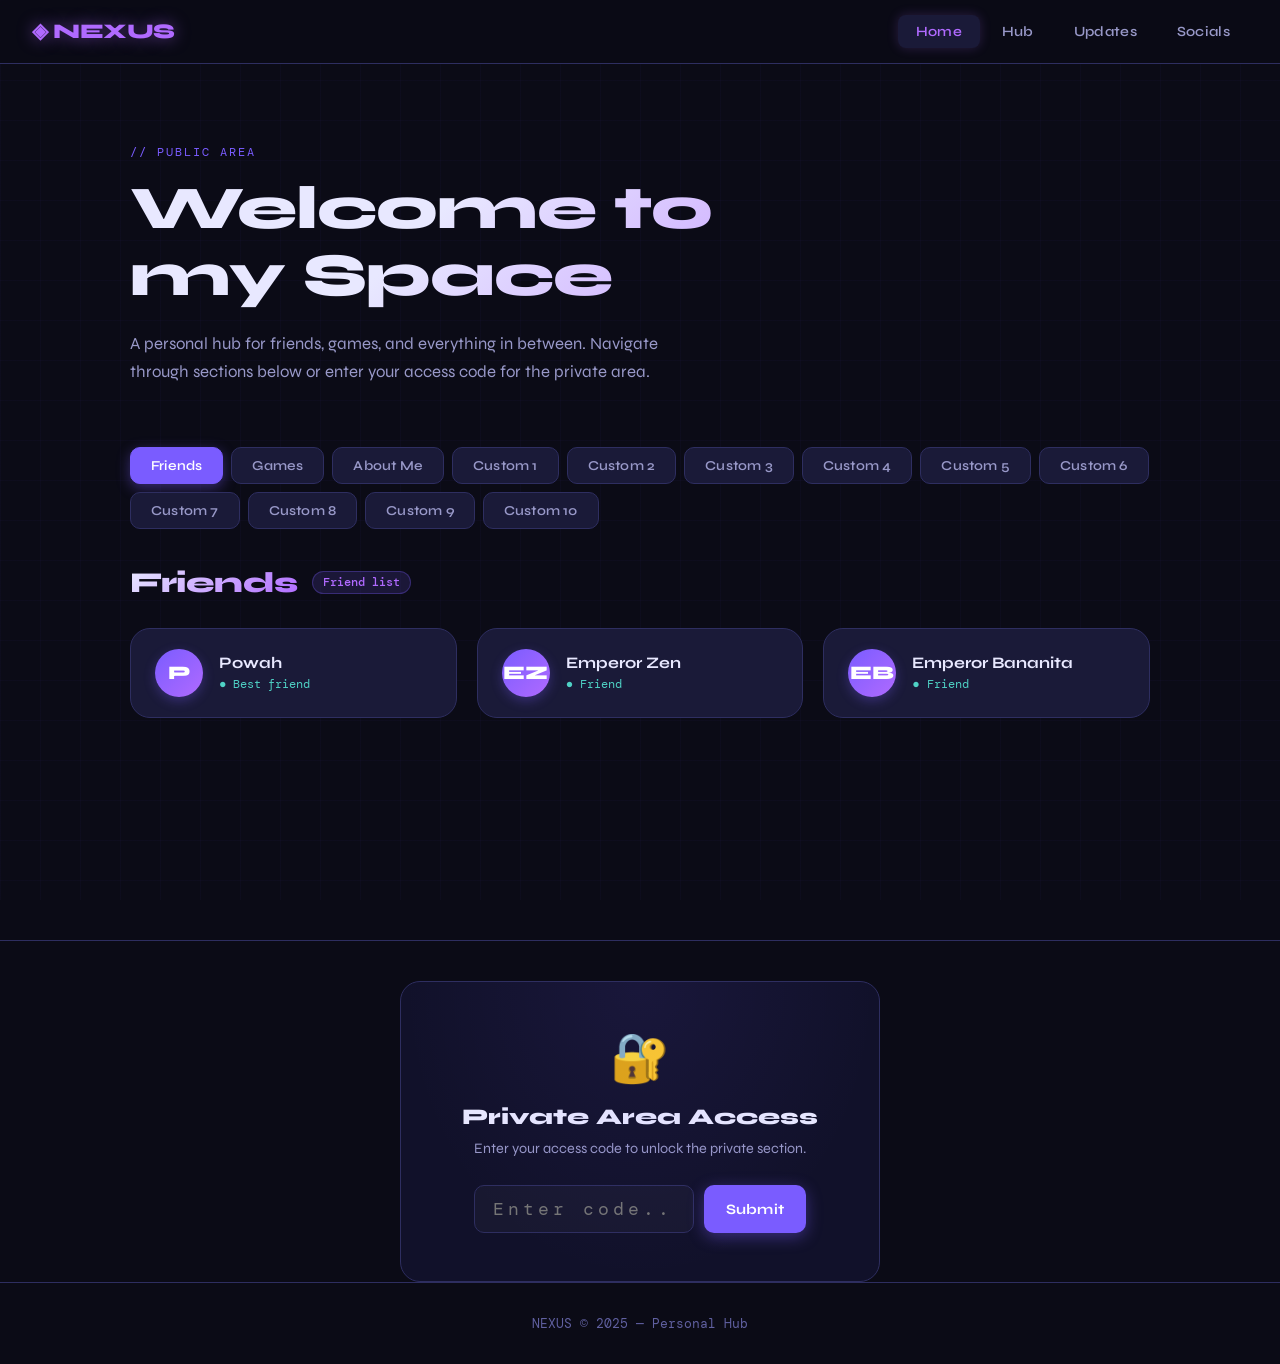
<file: index.html>
<!DOCTYPE html>
<html lang="en">
<head>
  <meta charset="UTF-8" />
  <meta name="viewport" content="width=device-width, initial-scale=1.0" />
  <title>Main Page</title>
  <link rel="stylesheet" href="shared.css" />
  <link rel="stylesheet" href="mainpage.css" />
</head>
<body>
  <div class="bg-grid"></div>

  <!-- NAVBAR -->
  <nav class="navbar">
    <a href="index.html" class="nav-logo">◈ NEXUS</a>
    <div class="nav-hamburger" id="hamburger" onclick="toggleMenu()">
      <span></span><span></span><span></span>
    </div>
    <ul class="nav-links" id="navLinks">
      <li><a href="index.html" class="active">Home</a></li>
      <li><a href="secondarypage.html">Hub</a></li>
      <li><a href="thirdpage.html">Updates</a></li>
      <li><a href="fourthpage.html">Socials</a></li>
    </ul>
  </nav>

  <div class="page-wrap content-layer">
    <!-- HERO -->
    <div class="hero">
      <div class="hero-label">// public area</div>
      <h1>Welcome to<br/>my Space</h1>
      <p>A personal hub for friends, games, and everything in between. Navigate through sections below or enter your access code for the private area.</p>
    </div>

    <div class="section-container">

      <!-- TAB BAR -->
      <div class="tab-bar" id="tabBar">
        <button class="tab-btn active" data-tab="friends">Friends</button>
        <button class="tab-btn" data-tab="games">Games</button>
        <button class="tab-btn" data-tab="about">About Me</button>
        <button class="tab-btn" data-tab="custom1">Custom 1</button>
        <button class="tab-btn" data-tab="custom2">Custom 2</button>
        <button class="tab-btn" data-tab="custom3">Custom 3</button>
        <button class="tab-btn" data-tab="custom4">Custom 4</button>
        <button class="tab-btn" data-tab="custom5">Custom 5</button>
        <button class="tab-btn" data-tab="custom6">Custom 6</button>
        <button class="tab-btn" data-tab="custom7">Custom 7</button>
        <button class="tab-btn" data-tab="custom8">Custom 8</button>
        <button class="tab-btn" data-tab="custom9">Custom 9</button>
        <button class="tab-btn" data-tab="custom10">Custom 10</button>
      </div>

      <!-- SECTIONS -->

      <div class="tab-section active" id="tab-friends">
        <div class="section-header">
          <h2>Friends</h2>
          <span class="badge">Friend list</span>
        </div>
        <div class="grid-3">
          <div class="card friend-card">
            <div class="friend-avatar">P</div>
            <div class="friend-info">
              <div class="friend-name">Powah</div>
              <div class="friend-status online">● Best friend</div>
            </div>
          </div>
          <div class="card friend-card">
            <div class="friend-avatar">EZ</div>
            <div class="friend-info">
              <div class="friend-name">Emperor Zen</div>
              <div class="friend-status online">● Friend</div>
            </div>
          </div>
          <div class="card friend-card">
            <div class="friend-avatar">EB</div>
            <div class="friend-info">
              <div class="friend-name">Emperor Bananita</div>
              <div class="friend-status online">● Friend</div>
            </div>
          </div>
          </div>
        </div>
      </div>

      <div class="tab-section" id="tab-games">
        <div class="section-header">
          <h2>Games</h2>
          <span class="badge">Library</span>
        </div>
          <div class="card game-card">
            <div class="game-icon">🍎</div>
            <div class="game-info">
              <div class="game-title">Blox fruits</div>
              <div class="game-genre">Farming, PVP</div>
              <div class="game-hours">1183 hours played</div>
            </div>
          </div>
          <div class="card game-card">
            <div class="game-icon">🏆</div>
            <div class="game-info">
              <div class="game-title">The strongest battlegronud</div>
              <div class="game-genre">Competitive</div>
              <div class="game-hours">278 hours played</div>
            </div>
          </div>
          <div class="card game-card">
            <div class="game-icon">🌌</div>
            <div class="game-info">
              <div class="game-title">Sol's RNG</div>
              <div class="game-genre">Adventure</div>
              <div class="game-hours">197 hours played</div>
            </div>
          </div>
        </div>
      </div>

      <div class="tab-section" id="tab-about">
        <div class="section-header">
          <h2>About Me</h2>
          <span class="badge">Bio</span>
        </div>
        <div class="about-layout">
          <div class="card about-main">
            <div class="about-avatar">◈</div>
            <h3>Hello, I'm Fenrys</h3>
            <p>I’m someone who values curiosity, independence, and continuous growth. I like understanding how things work and improving at whatever I put my time into, whether that’s learning new skills, solving problems, or working on personal projects.I tend to be observant and thoughtful in how I approach situations, but I also focus on taking action rather than overthinking things. I prefer learning through experience and adapting as I go. Overall, I’d describe myself as someone who is driven, open to new ideas, and always working toward becoming better than I was before.
</p>
            <div class="about-tags">
              <span class="tag">Gaming</span>
              <span class="tag">Music</span>
              <span class="tag">Design</span>
              <span class="tag">Code</span>
            </div>
          </div>
          <div class="about-side">
            <div class="card stat-card">
              <div class="stat-label">Location</div>
              <div class="stat-value">🌍 Earth</div>
            </div>
            <div class="card stat-card">
              <div class="stat-label">Status</div>
              <div class="stat-value">🟣 Active</div>
            </div>
            <div class="card stat-card">
              <div class="stat-label">Vibe</div>
              <div class="stat-value">✨ Chill</div>
            </div>
          </div>
        </div>
      </div>

      <!-- 10 CUSTOM SECTIONS -->
      <div class="tab-section" id="tab-custom1">
        <div class="section-header"><h2>Custom 1</h2><span class="badge">Empty</span></div>
        <div class="empty-section"><div class="empty-icon">📋</div><p>This section is empty. Add your content here.</p></div>
      </div>
      <div class="tab-section" id="tab-custom2">
        <div class="section-header"><h2>Custom 2</h2><span class="badge">Empty</span></div>
        <div class="empty-section"><div class="empty-icon">📋</div><p>This section is empty. Add your content here.</p></div>
      </div>
      <div class="tab-section" id="tab-custom3">
        <div class="section-header"><h2>Custom 3</h2><span class="badge">Empty</span></div>
        <div class="empty-section"><div class="empty-icon">📋</div><p>This section is empty. Add your content here.</p></div>
      </div>
      <div class="tab-section" id="tab-custom4">
        <div class="section-header"><h2>Custom 4</h2><span class="badge">Empty</span></div>
        <div class="empty-section"><div class="empty-icon">📋</div><p>This section is empty. Add your content here.</p></div>
      </div>
      <div class="tab-section" id="tab-custom5">
        <div class="section-header"><h2>Custom 5</h2><span class="badge">Empty</span></div>
        <div class="empty-section"><div class="empty-icon">📋</div><p>This section is empty. Add your content here.</p></div>
      </div>
      <div class="tab-section" id="tab-custom6">
        <div class="section-header"><h2>Custom 6</h2><span class="badge">Empty</span></div>
        <div class="empty-section"><div class="empty-icon">📋</div><p>This section is empty. Add your content here.</p></div>
      </div>
      <div class="tab-section" id="tab-custom7">
        <div class="section-header"><h2>Custom 7</h2><span class="badge">Empty</span></div>
        <div class="empty-section"><div class="empty-icon">📋</div><p>This section is empty. Add your content here.</p></div>
      </div>
      <div class="tab-section" id="tab-custom8">
        <div class="section-header"><h2>Custom 8</h2><span class="badge">Empty</span></div>
        <div class="empty-section"><div class="empty-icon">📋</div><p>This section is empty. Add your content here.</p></div>
      </div>
      <div class="tab-section" id="tab-custom9">
        <div class="section-header"><h2>Custom 9</h2><span class="badge">Empty</span></div>
        <div class="empty-section"><div class="empty-icon">📋</div><p>This section is empty. Add your content here.</p></div>
      </div>
      <div class="tab-section" id="tab-custom10">
        <div class="section-header"><h2>Custom 10</h2><span class="badge">Empty</span></div>
        <div class="empty-section"><div class="empty-icon">📋</div><p>This section is empty. Add your content here.</p></div>
      </div>

      <hr class="divider" />

      <!-- ACCESS CODE PANEL -->
      <div class="access-panel">
        <div class="access-icon">🔐</div>
        <h3>Private Area Access</h3>
        <p>Enter your access code to unlock the private section.</p>
        <div class="access-form">
          <input class="input-field access-input" type="password" id="accessCode" placeholder="Enter code..." maxlength="16" autocomplete="off" />
          <button class="btn btn-primary" onclick="validateCode()">Submit</button>
        </div>
        <div class="alert alert-error" id="alertError">Invalid code. Try again.</div>
        <div class="alert alert-success" id="alertSuccess">
          Access granted. 
          <a href="privatemainpage.html" class="access-link">Open Private Main Page →</a>
        </div>
      </div>

    </div><!-- /section-container -->

    <div class="footer">NEXUS © 2025 — Personal Hub</div>
  </div>

  <script src="mainpage.js"></script>
</body>
</html>
</file>
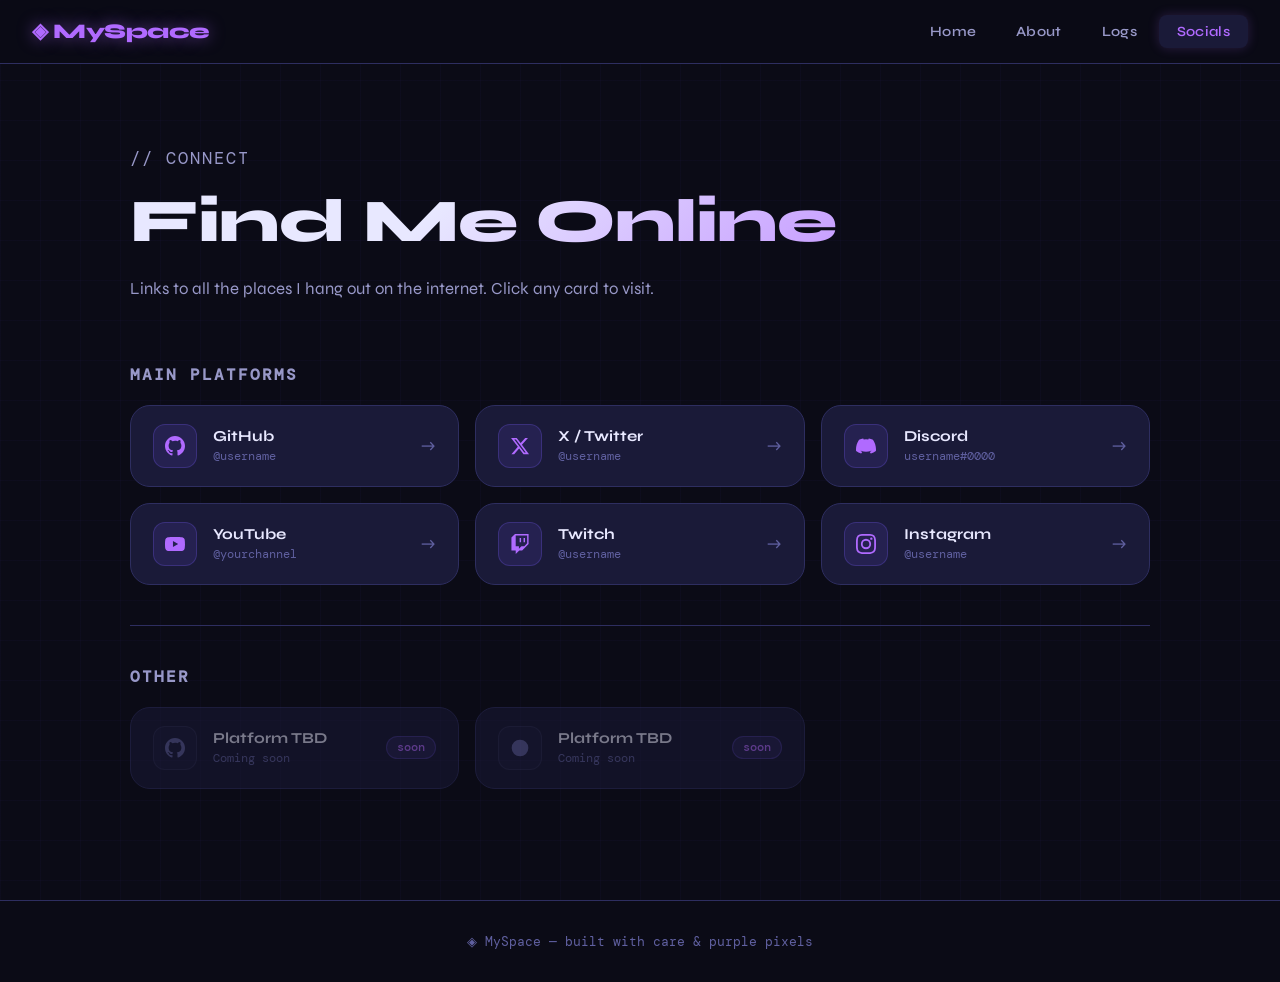
<file: fourthpage.html>
<!DOCTYPE html>
<html lang="en">
<head>
  <meta charset="UTF-8" />
  <meta name="viewport" content="width=device-width, initial-scale=1.0" />
  <title>Socials</title>
  <link rel="stylesheet" href="shared.css" />
  <link rel="stylesheet" href="fourthpage.css" />
</head>
<body>
  <div class="bg-grid"></div>

  <!-- NAVBAR -->
  <nav class="navbar">
    <a href="index.html" class="nav-logo">◈ MySpace</a>
    <ul class="nav-links" id="navLinks">
      <li><a href="index.html">Home</a></li>
      <li><a href="secondarypage.html">About</a></li>
      <li><a href="thirdpage.html">Logs</a></li>
      <li><a href="fourthpage.html" class="active">Socials</a></li>
    </ul>
    <button class="nav-hamburger" id="hamburger" aria-label="Menu">
      <span></span><span></span><span></span>
    </button>
  </nav>

  <div class="page-wrap content-layer">
    <!-- HERO -->
    <div class="hero">
      <p class="hero-label">// connect</p>
      <h1>Find Me Online</h1>
      <p>Links to all the places I hang out on the internet. Click any card to visit.</p>
    </div>

    <div class="section-container">

      <!-- PRIMARY SOCIALS -->
      <h2 class="section-title">Main Platforms</h2>
      <div class="socials-grid">

        <a href="#" class="social-card" data-platform="github">
          <div class="social-icon">
            <svg viewBox="0 0 24 24" fill="currentColor"><path d="M12 0C5.374 0 0 5.373 0 12c0 5.302 3.438 9.8 8.207 11.387.599.111.793-.261.793-.577v-2.234c-3.338.726-4.033-1.416-4.033-1.416-.546-1.387-1.333-1.756-1.333-1.756-1.089-.745.083-.729.083-.729 1.205.084 1.839 1.237 1.839 1.237 1.07 1.834 2.807 1.304 3.492.997.107-.775.418-1.305.762-1.604-2.665-.305-5.467-1.334-5.467-5.931 0-1.311.469-2.381 1.236-3.221-.124-.303-.535-1.524.117-3.176 0 0 1.008-.322 3.301 1.23A11.509 11.509 0 0112 5.803c1.02.005 2.047.138 3.006.404 2.291-1.552 3.297-1.23 3.297-1.23.653 1.653.242 2.874.118 3.176.77.84 1.235 1.911 1.235 3.221 0 4.609-2.807 5.624-5.479 5.921.43.372.823 1.102.823 2.222v3.293c0 .319.192.694.801.576C20.566 21.797 24 17.3 24 12c0-6.627-5.373-12-12-12z"/></svg>
          </div>
          <div class="social-info">
            <span class="social-name">GitHub</span>
            <span class="social-handle">@username</span>
          </div>
          <span class="social-arrow">→</span>
        </a>

        <a href="#" class="social-card" data-platform="twitter">
          <div class="social-icon">
            <svg viewBox="0 0 24 24" fill="currentColor"><path d="M18.244 2.25h3.308l-7.227 8.26 8.502 11.24H16.17l-5.214-6.817L4.99 21.75H1.68l7.73-8.835L1.254 2.25H8.08l4.713 6.231zm-1.161 17.52h1.833L7.084 4.126H5.117z"/></svg>
          </div>
          <div class="social-info">
            <span class="social-name">X / Twitter</span>
            <span class="social-handle">@username</span>
          </div>
          <span class="social-arrow">→</span>
        </a>

        <a href="#" class="social-card" data-platform="discord">
          <div class="social-icon">
            <svg viewBox="0 0 24 24" fill="currentColor"><path d="M20.317 4.37a19.791 19.791 0 00-4.885-1.515.074.074 0 00-.079.037c-.21.375-.444.864-.608 1.25a18.27 18.27 0 00-5.487 0 12.64 12.64 0 00-.617-1.25.077.077 0 00-.079-.037A19.736 19.736 0 003.677 4.37a.07.07 0 00-.032.027C.533 9.046-.32 13.58.099 18.057a.082.082 0 00.031.057 19.9 19.9 0 005.993 3.03.078.078 0 00.084-.028c.462-.63.874-1.295 1.226-1.994a.076.076 0 00-.041-.106 13.107 13.107 0 01-1.872-.892.077.077 0 01-.008-.128 10.2 10.2 0 00.372-.292.074.074 0 01.077-.01c3.928 1.793 8.18 1.793 12.062 0a.074.074 0 01.078.01c.12.098.246.198.373.292a.077.077 0 01-.006.127 12.299 12.299 0 01-1.873.892.077.077 0 00-.041.107c.36.698.772 1.362 1.225 1.993a.076.076 0 00.084.028 19.839 19.839 0 006.002-3.03.077.077 0 00.032-.054c.5-5.177-.838-9.674-3.549-13.66a.061.061 0 00-.031-.03z"/></svg>
          </div>
          <div class="social-info">
            <span class="social-name">Discord</span>
            <span class="social-handle">username#0000</span>
          </div>
          <span class="social-arrow">→</span>
        </a>

        <a href="#" class="social-card" data-platform="youtube">
          <div class="social-icon">
            <svg viewBox="0 0 24 24" fill="currentColor"><path d="M23.498 6.186a3.016 3.016 0 00-2.122-2.136C19.505 3.545 12 3.545 12 3.545s-7.505 0-9.377.505A3.017 3.017 0 00.502 6.186C0 8.07 0 12 0 12s0 3.93.502 5.814a3.016 3.016 0 002.122 2.136c1.871.505 9.376.505 9.376.505s7.505 0 9.377-.505a3.015 3.015 0 002.122-2.136C24 15.93 24 12 24 12s0-3.93-.502-5.814zM9.545 15.568V8.432L15.818 12l-6.273 3.568z"/></svg>
          </div>
          <div class="social-info">
            <span class="social-name">YouTube</span>
            <span class="social-handle">@yourchannel</span>
          </div>
          <span class="social-arrow">→</span>
        </a>

        <a href="#" class="social-card" data-platform="twitch">
          <div class="social-icon">
            <svg viewBox="0 0 24 24" fill="currentColor"><path d="M11.571 4.714h1.715v5.143H11.57zm4.715 0H18v5.143h-1.714zM6 0L1.714 4.286v15.428h5.143V24l4.286-4.286h3.428L22.286 12V0zm14.571 11.143l-3.428 3.428h-3.429l-3 3v-3H6.857V1.714h13.714z"/></svg>
          </div>
          <div class="social-info">
            <span class="social-name">Twitch</span>
            <span class="social-handle">@username</span>
          </div>
          <span class="social-arrow">→</span>
        </a>

        <a href="#" class="social-card" data-platform="instagram">
          <div class="social-icon">
            <svg viewBox="0 0 24 24" fill="currentColor"><path d="M12 2.163c3.204 0 3.584.012 4.85.07 3.252.148 4.771 1.691 4.919 4.919.058 1.265.069 1.645.069 4.849 0 3.205-.012 3.584-.069 4.849-.149 3.225-1.664 4.771-4.919 4.919-1.266.058-1.644.07-4.85.07-3.204 0-3.584-.012-4.849-.07-3.26-.149-4.771-1.699-4.919-4.92-.058-1.265-.07-1.644-.07-4.849 0-3.204.013-3.583.07-4.849.149-3.227 1.664-4.771 4.919-4.919 1.266-.057 1.645-.069 4.849-.069zm0-2.163c-3.259 0-3.667.014-4.947.072-4.358.2-6.78 2.618-6.98 6.98-.059 1.281-.073 1.689-.073 4.948 0 3.259.014 3.668.072 4.948.2 4.358 2.618 6.78 6.98 6.98 1.281.058 1.689.072 4.948.072 3.259 0 3.668-.014 4.948-.072 4.354-.2 6.782-2.618 6.979-6.98.059-1.28.073-1.689.073-4.948 0-3.259-.014-3.667-.072-4.947-.196-4.354-2.617-6.78-6.979-6.98-1.281-.059-1.69-.073-4.949-.073zm0 5.838a6.162 6.162 0 100 12.324 6.162 6.162 0 000-12.324zM12 16a4 4 0 110-8 4 4 0 010 8zm6.406-11.845a1.44 1.44 0 100 2.881 1.44 1.44 0 000-2.881z"/></svg>
          </div>
          <div class="social-info">
            <span class="social-name">Instagram</span>
            <span class="social-handle">@username</span>
          </div>
          <span class="social-arrow">→</span>
        </a>

      </div>

      <hr class="divider" />

      <!-- OTHER / PLACEHOLDER -->
      <h2 class="section-title">Other</h2>
      <div class="socials-grid">

        <a href="#" class="social-card social-card--dim">
          <div class="social-icon social-icon--dim">
            <svg viewBox="0 0 24 24" fill="currentColor"><path d="M12 0C5.374 0 0 5.373 0 12c0 5.302 3.438 9.8 8.207 11.387.599.111.793-.261.793-.577v-2.234c-3.338.726-4.033-1.416-4.033-1.416-.546-1.387-1.333-1.756-1.333-1.756-1.089-.745.083-.729.083-.729 1.205.084 1.839 1.237 1.839 1.237 1.07 1.834 2.807 1.304 3.492.997.107-.775.418-1.305.762-1.604-2.665-.305-5.467-1.334-5.467-5.931 0-1.311.469-2.381 1.236-3.221-.124-.303-.535-1.524.117-3.176 0 0 1.008-.322 3.301 1.23A11.509 11.509 0 0112 5.803c1.02.005 2.047.138 3.006.404 2.291-1.552 3.297-1.23 3.297-1.23.653 1.653.242 2.874.118 3.176.77.84 1.235 1.911 1.235 3.221 0 4.609-2.807 5.624-5.479 5.921.43.372.823 1.102.823 2.222v3.293c0 .319.192.694.801.576C20.566 21.797 24 17.3 24 12c0-6.627-5.373-12-12-12z"/></svg>
          </div>
          <div class="social-info">
            <span class="social-name">Platform TBD</span>
            <span class="social-handle">Coming soon</span>
          </div>
          <span class="badge">soon</span>
        </a>

        <a href="#" class="social-card social-card--dim">
          <div class="social-icon social-icon--dim">
            <svg viewBox="0 0 24 24" fill="currentColor"><circle cx="12" cy="12" r="10"/></svg>
          </div>
          <div class="social-info">
            <span class="social-name">Platform TBD</span>
            <span class="social-handle">Coming soon</span>
          </div>
          <span class="badge">soon</span>
        </a>

      </div>

    </div><!-- /section-container -->
  </div>

  <footer class="footer content-layer">
    <p>◈ MySpace — built with care &amp; purple pixels</p>
  </footer>

  <script src="fourthpage.js"></script>
</body>
</html>
</file>
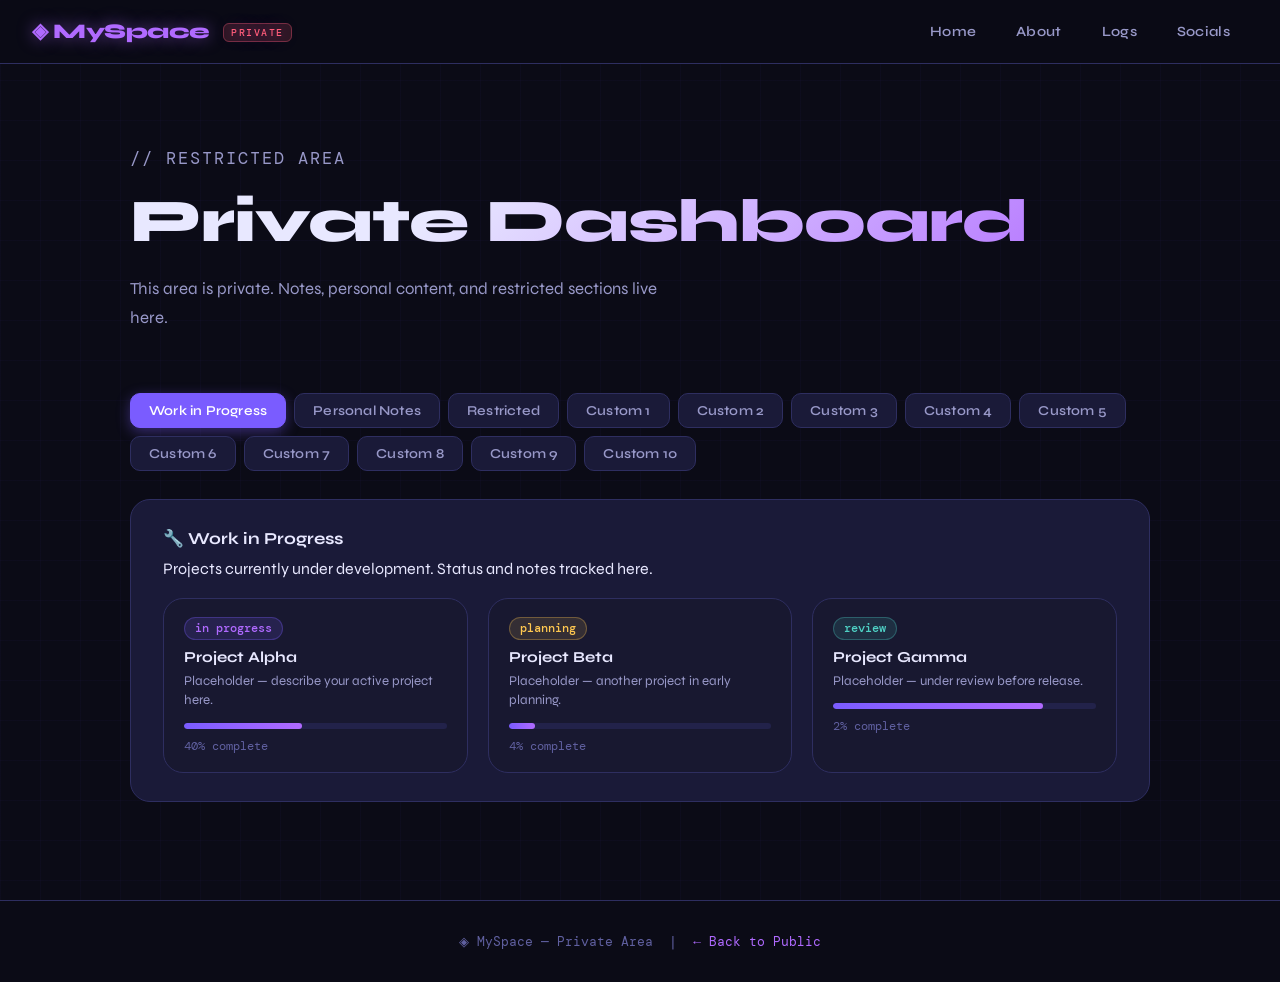
<file: privatemainpage.html>
<!DOCTYPE html>
<html lang="en">
<head>
  <meta charset="UTF-8" />
  <meta name="viewport" content="width=device-width, initial-scale=1.0" />
  <title>Private — Main Page</title>
  <link rel="stylesheet" href="shared.css" />
  <link rel="stylesheet" href="privatemainpage.css" />
</head>
<body>
  <div class="bg-grid"></div>

  <!-- NAVBAR (no direct link here from public nav) -->
  <nav class="navbar">
    <a href="index.html" class="nav-logo">◈ MySpace <span class="private-tag">PRIVATE</span></a>
    <ul class="nav-links" id="navLinks">
      <li><a href="index.html">Home</a></li>
      <li><a href="secondarypage.html">About</a></li>
      <li><a href="thirdpage.html">Logs</a></li>
      <li><a href="fourthpage.html">Socials</a></li>
    </ul>
    <button class="nav-hamburger" id="hamburger" aria-label="Menu">
      <span></span><span></span><span></span>
    </button>
  </nav>

  <div class="page-wrap content-layer">
    <!-- HERO -->
    <div class="hero">
      <p class="hero-label">// restricted area</p>
      <h1>Private Dashboard</h1>
      <p>This area is private. Notes, personal content, and restricted sections live here.</p>
    </div>

    <div class="section-container">

      <!-- TAB BAR -->
      <div class="tab-bar" id="tabBar">
        <button class="tab-btn active" data-tab="wip">Work in Progress</button>
        <button class="tab-btn" data-tab="notes">Personal Notes</button>
        <button class="tab-btn" data-tab="restricted">Restricted</button>
        <button class="tab-btn" data-tab="custom1">Custom 1</button>
        <button class="tab-btn" data-tab="custom2">Custom 2</button>
        <button class="tab-btn" data-tab="custom3">Custom 3</button>
        <button class="tab-btn" data-tab="custom4">Custom 4</button>
        <button class="tab-btn" data-tab="custom5">Custom 5</button>
        <button class="tab-btn" data-tab="custom6">Custom 6</button>
        <button class="tab-btn" data-tab="custom7">Custom 7</button>
        <button class="tab-btn" data-tab="custom8">Custom 8</button>
        <button class="tab-btn" data-tab="custom9">Custom 9</button>
        <button class="tab-btn" data-tab="custom10">Custom 10</button>
      </div>

      <!-- SECTIONS -->

      <!-- Work in Progress -->
      <div class="tab-section active" id="tab-wip">
        <div class="card">
          <div class="section-label">🔧 Work in Progress</div>
          <p>Projects currently under development. Status and notes tracked here.</p>
          <div class="grid-2" style="margin-top:20px;">
            <div class="card inner-card">
              <div class="badge" style="margin-bottom:8px;">in progress</div>
              <h4>Project Alpha</h4>
              <p class="card-desc">Placeholder — describe your active project here.</p>
              <div class="progress-bar"><div class="progress-fill" style="width:45%"></div></div>
              <span class="progress-label">40% complete</span>
            </div>
            <div class="card inner-card">
              <div class="badge badge-yellow" style="margin-bottom:8px;">planning</div>
              <h4>Project Beta</h4>
              <p class="card-desc">Placeholder — another project in early planning.</p>
              <div class="progress-bar"><div class="progress-fill" style="width:10%"></div></div>
              <span class="progress-label">4% complete</span>
            </div>
            <div class="card inner-card">
              <div class="badge badge-teal" style="margin-bottom:8px;">review</div>
              <h4>Project Gamma</h4>
              <p class="card-desc">Placeholder — under review before release.</p>
              <div class="progress-bar"><div class="progress-fill" style="width:80%"></div></div>
              <span class="progress-label">2% complete</span>
            </div>
          </div>
        </div>
      </div>

      <!-- Personal Notes -->
      <div class="tab-section" id="tab-notes">
        <div class="card">
          <div class="section-label">📝 Personal Notes</div>
          <p style="margin-bottom:16px;">Write your private notes below. Export or import as JSON anytime.</p>

          <textarea
            class="input-field"
            id="notesArea"
            placeholder="Start typing your notes here…"
            style="min-height:260px;"
          ></textarea>

          <div class="notes-actions">
            <button class="btn btn-primary" id="exportBtn">⬇ Export Notes</button>
            <button class="btn btn-secondary" id="importBtn">⬆ Import Notes</button>
            <input type="file" id="importFile" accept=".json" style="display:none;" />
            <button class="btn btn-ghost" id="clearBtn">✕ Clear</button>
          </div>

          <div id="notesAlert" class="alert"></div>

          <div class="notes-meta" id="notesMeta">0 characters · 0 words</div>
        </div>
      </div>

      <!-- Restricted -->
      <div class="tab-section" id="tab-restricted">
        <div class="card">
          <div class="section-label">🔒 Restricted Content</div>
          <p>Placeholder for restricted or sensitive content. Only visible to authorised users.</p>
          <div class="restricted-placeholder">
            <div class="lock-icon">🔐</div>
            <p>No restricted content has been added yet.<br/>Edit this section to add private information.</p>
          </div>
        </div>
      </div>

      <!-- Custom 1–10 (empty placeholders) -->
      <div class="tab-section" id="tab-custom1"><div class="card"><div class="section-label">Custom 1</div><p class="placeholder-text">This section is empty. Add your own content here.</p></div></div>
      <div class="tab-section" id="tab-custom2"><div class="card"><div class="section-label">Custom 2</div><p class="placeholder-text">This section is empty. Add your own content here.</p></div></div>
      <div class="tab-section" id="tab-custom3"><div class="card"><div class="section-label">Custom 3</div><p class="placeholder-text">This section is empty. Add your own content here.</p></div></div>
      <div class="tab-section" id="tab-custom4"><div class="card"><div class="section-label">Custom 4</div><p class="placeholder-text">This section is empty. Add your own content here.</p></div></div>
      <div class="tab-section" id="tab-custom5"><div class="card"><div class="section-label">Custom 5</div><p class="placeholder-text">This section is empty. Add your own content here.</p></div></div>
      <div class="tab-section" id="tab-custom6"><div class="card"><div class="section-label">Custom 6</div><p class="placeholder-text">This section is empty. Add your own content here.</p></div></div>
      <div class="tab-section" id="tab-custom7"><div class="card"><div class="section-label">Custom 7</div><p class="placeholder-text">This section is empty. Add your own content here.</p></div></div>
      <div class="tab-section" id="tab-custom8"><div class="card"><div class="section-label">Custom 8</div><p class="placeholder-text">This section is empty. Add your own content here.</p></div></div>
      <div class="tab-section" id="tab-custom9"><div class="card"><div class="section-label">Custom 9</div><p class="placeholder-text">This section is empty. Add your own content here.</p></div></div>
      <div class="tab-section" id="tab-custom10"><div class="card"><div class="section-label">Custom 10</div><p class="placeholder-text">This section is empty. Add your own content here.</p></div></div>

    </div><!-- /section-container -->
  </div>

  <footer class="footer content-layer">
    <p>◈ MySpace — Private Area &nbsp;|&nbsp; <a href="mainpage.html" style="color:var(--accent2);text-decoration:none;">← Back to Public</a></p>
  </footer>

  <script src="privatemainpage.js"></script>
</body>
</html>
</file>
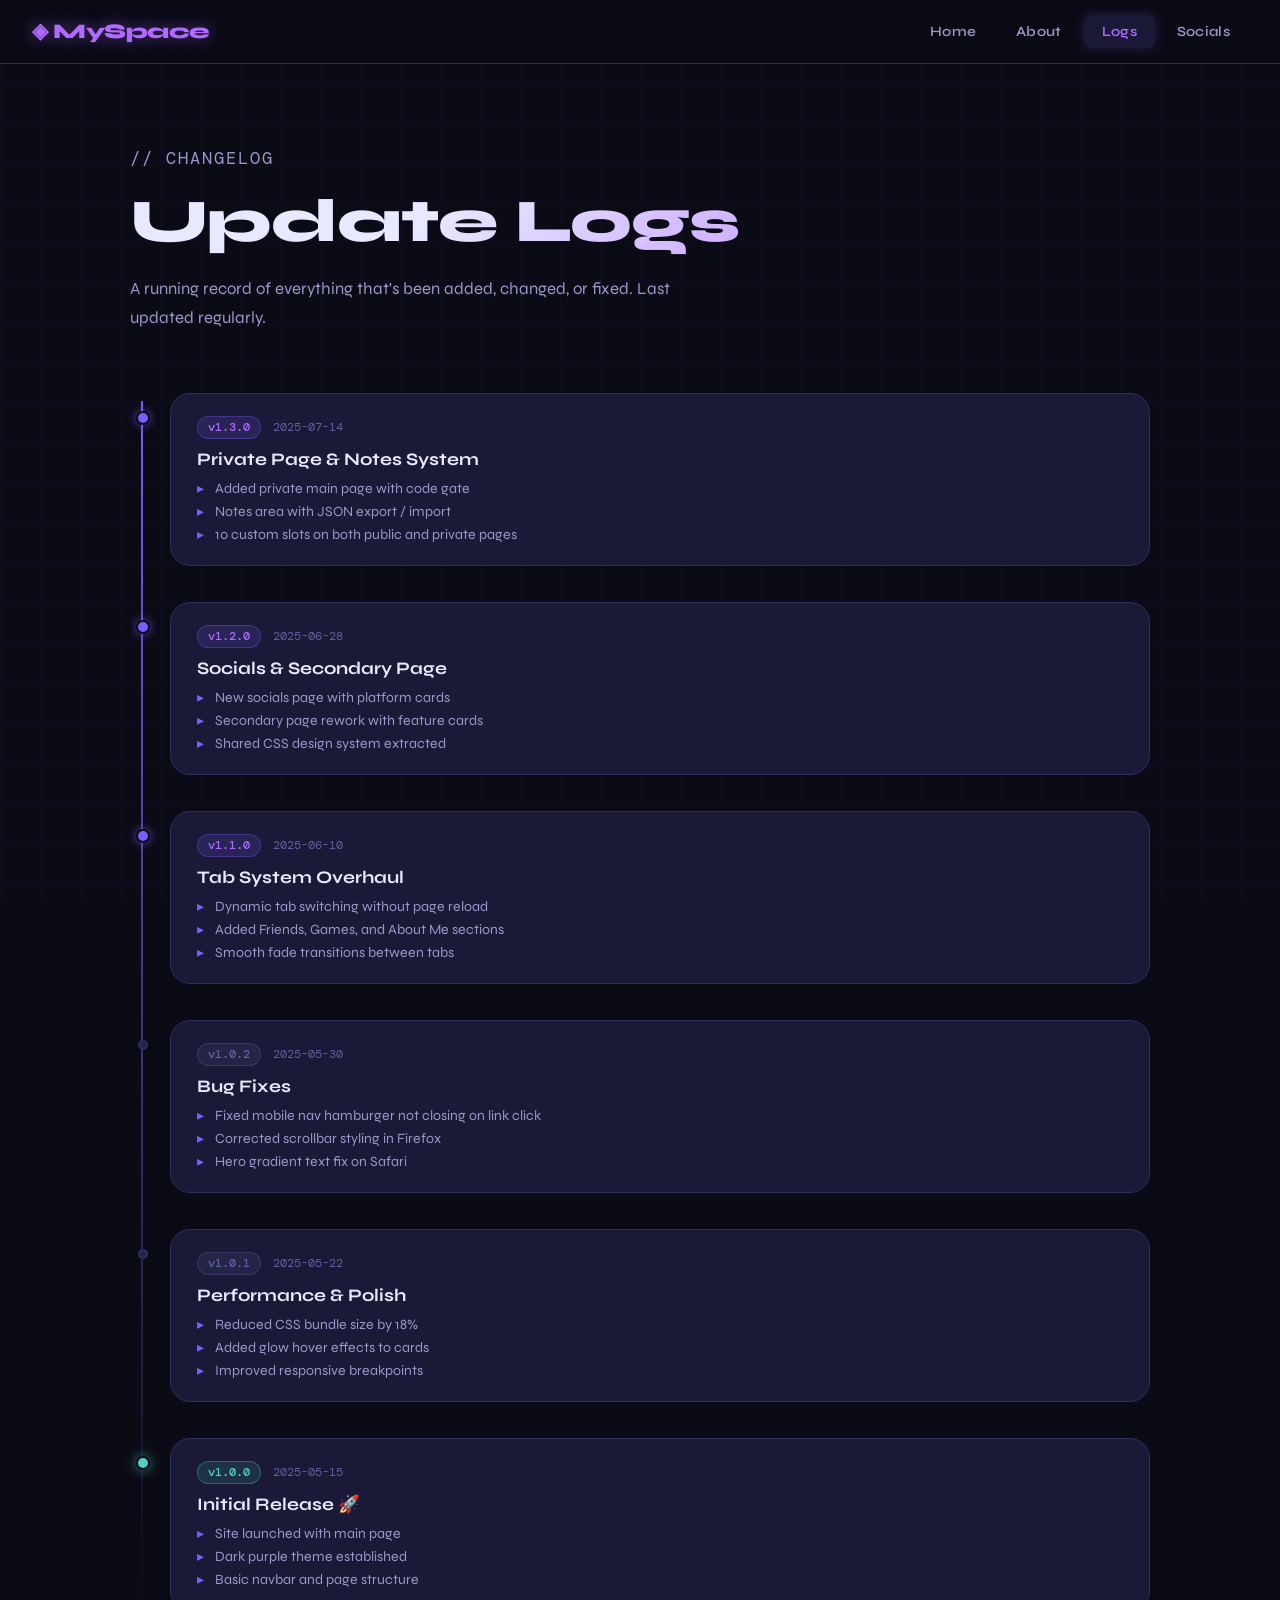
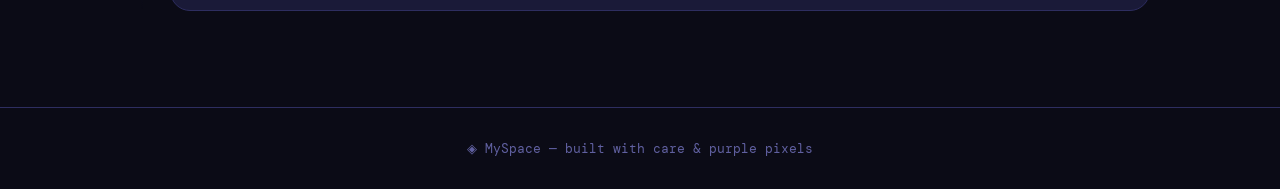
<file: thirdpage.html>
<!DOCTYPE html>
<html lang="en">
<head>
  <meta charset="UTF-8" />
  <meta name="viewport" content="width=device-width, initial-scale=1.0" />
  <title>Update Logs</title>
  <link rel="stylesheet" href="shared.css" />
  <link rel="stylesheet" href="thirdpage.css" />
</head>
<body>
  <div class="bg-grid"></div>

  <!-- NAVBAR -->
  <nav class="navbar">
    <a href="index.html" class="nav-logo">◈ MySpace</a>
    <ul class="nav-links" id="navLinks">
      <li><a href="index.html">Home</a></li>
      <li><a href="secondarypage.html">About</a></li>
      <li><a href="thirdpage.html" class="active">Logs</a></li>
      <li><a href="fourthpage.html">Socials</a></li>
    </ul>
    <button class="nav-hamburger" id="hamburger" aria-label="Menu">
      <span></span><span></span><span></span>
    </button>
  </nav>

  <div class="page-wrap content-layer">
    <!-- HERO -->
    <div class="hero">
      <p class="hero-label">// changelog</p>
      <h1>Update Logs</h1>
      <p>A running record of everything that's been added, changed, or fixed. Last updated regularly.</p>
    </div>

    <!-- TIMELINE -->
    <div class="section-container">
      <div class="timeline">

        <!-- Entry -->
        <div class="timeline-entry">
          <div class="timeline-dot"></div>
          <div class="timeline-content card">
            <div class="timeline-meta">
              <span class="badge">v1.3.0</span>
              <span class="timeline-date">2025-07-14</span>
            </div>
            <h3 class="timeline-title">Private Page & Notes System</h3>
            <ul class="timeline-list">
              <li>Added private main page with code gate</li>
              <li>Notes area with JSON export / import</li>
              <li>10 custom slots on both public and private pages</li>
            </ul>
          </div>
        </div>

        <!-- Entry -->
        <div class="timeline-entry">
          <div class="timeline-dot"></div>
          <div class="timeline-content card">
            <div class="timeline-meta">
              <span class="badge">v1.2.0</span>
              <span class="timeline-date">2025-06-28</span>
            </div>
            <h3 class="timeline-title">Socials & Secondary Page</h3>
            <ul class="timeline-list">
              <li>New socials page with platform cards</li>
              <li>Secondary page rework with feature cards</li>
              <li>Shared CSS design system extracted</li>
            </ul>
          </div>
        </div>

        <!-- Entry -->
        <div class="timeline-entry">
          <div class="timeline-dot"></div>
          <div class="timeline-content card">
            <div class="timeline-meta">
              <span class="badge">v1.1.0</span>
              <span class="timeline-date">2025-06-10</span>
            </div>
            <h3 class="timeline-title">Tab System Overhaul</h3>
            <ul class="timeline-list">
              <li>Dynamic tab switching without page reload</li>
              <li>Added Friends, Games, and About Me sections</li>
              <li>Smooth fade transitions between tabs</li>
            </ul>
          </div>
        </div>

        <!-- Entry -->
        <div class="timeline-entry">
          <div class="timeline-dot timeline-dot--minor"></div>
          <div class="timeline-content card">
            <div class="timeline-meta">
              <span class="badge badge--minor">v1.0.2</span>
              <span class="timeline-date">2025-05-30</span>
            </div>
            <h3 class="timeline-title">Bug Fixes</h3>
            <ul class="timeline-list">
              <li>Fixed mobile nav hamburger not closing on link click</li>
              <li>Corrected scrollbar styling in Firefox</li>
              <li>Hero gradient text fix on Safari</li>
            </ul>
          </div>
        </div>

        <!-- Entry -->
        <div class="timeline-entry">
          <div class="timeline-dot timeline-dot--minor"></div>
          <div class="timeline-content card">
            <div class="timeline-meta">
              <span class="badge badge--minor">v1.0.1</span>
              <span class="timeline-date">2025-05-22</span>
            </div>
            <h3 class="timeline-title">Performance & Polish</h3>
            <ul class="timeline-list">
              <li>Reduced CSS bundle size by 18%</li>
              <li>Added glow hover effects to cards</li>
              <li>Improved responsive breakpoints</li>
            </ul>
          </div>
        </div>

        <!-- Entry -->
        <div class="timeline-entry">
          <div class="timeline-dot timeline-dot--origin"></div>
          <div class="timeline-content card">
            <div class="timeline-meta">
              <span class="badge badge--origin">v1.0.0</span>
              <span class="timeline-date">2025-05-15</span>
            </div>
            <h3 class="timeline-title">Initial Release 🚀</h3>
            <ul class="timeline-list">
              <li>Site launched with main page</li>
              <li>Dark purple theme established</li>
              <li>Basic navbar and page structure</li>
            </ul>
          </div>
        </div>

      </div><!-- /timeline -->
    </div>
  </div>

  <footer class="footer content-layer">
    <p>◈ MySpace — built with care &amp; purple pixels</p>
  </footer>

  <script src="thirdpage.js"></script>
</body>
</html>
</file>
<file: shared.css>
/* ============================================================
   SHARED STYLES — Dark Purple Theme
   ============================================================ */

@import url('https://fonts.googleapis.com/css2?family=Syne:wght@400;600;700;800&family=DM+Mono:wght@300;400;500&display=swap');

*, *::before, *::after { box-sizing: border-box; margin: 0; padding: 0; }

:root {
  --bg:          #0b0b16;
  --bg2:         #11112a;
  --bg3:         #181830;
  --surface:     #1a1a38;
  --surface2:    #22224a;
  --border:      #2e2e60;
  --accent:      #7a5cff;
  --accent2:     #b06aff;
  --accent3:     #4fd1c5;
  --text:        #e8e8ff;
  --text2:       #9898c8;
  --text3:       #6060a0;
  --danger:      #ff5c7a;
  --success:     #4fd1c5;
  --glow:        0 0 20px rgba(122,92,255,0.35);
  --glow2:       0 0 40px rgba(122,92,255,0.2);
  --radius:      12px;
  --radius2:     20px;
  --transition:  0.3s cubic-bezier(0.4,0,0.2,1);
  --font-head:   'Syne', sans-serif;
  --font-mono:   'DM Mono', monospace;
}

html { scroll-behavior: smooth; }

body {
  background: var(--bg);
  color: var(--text);
  font-family: var(--font-head);
  min-height: 100vh;
  overflow-x: hidden;
}

/* ── SCROLLBAR ── */
::-webkit-scrollbar { width: 6px; }
::-webkit-scrollbar-track { background: var(--bg2); }
::-webkit-scrollbar-thumb { background: var(--accent); border-radius: 3px; }

/* ── NAVBAR ── */
.navbar {
  position: fixed; top: 0; left: 0; right: 0; z-index: 1000;
  display: flex; align-items: center; gap: 0;
  padding: 0 32px;
  height: 64px;
  background: rgba(11,11,22,0.85);
  backdrop-filter: blur(16px);
  border-bottom: 1px solid var(--border);
}

.nav-logo {
  font-size: 1.3rem; font-weight: 800; letter-spacing: -0.5px;
  color: var(--accent2);
  margin-right: auto;
  text-decoration: none;
  text-shadow: 0 0 16px rgba(176,106,255,0.5);
}

.nav-links {
  display: flex; align-items: center; gap: 4px;
  list-style: none;
}

.nav-links a {
  display: block;
  padding: 8px 18px;
  color: var(--text2);
  text-decoration: none;
  font-size: 0.88rem;
  font-weight: 600;
  border-radius: 8px;
  letter-spacing: 0.3px;
  transition: color var(--transition), background var(--transition);
}

.nav-links a:hover,
.nav-links a.active {
  color: var(--text);
  background: var(--surface);
}

.nav-links a.active {
  color: var(--accent2);
  box-shadow: 0 0 12px rgba(176,106,255,0.2);
}

.nav-hamburger {
  display: none; flex-direction: column; gap: 5px;
  cursor: pointer; padding: 4px;
}
.nav-hamburger span {
  display: block; width: 24px; height: 2px;
  background: var(--text2);
  border-radius: 2px;
  transition: var(--transition);
}

/* ── MAIN WRAPPER ── */
.page-wrap {
  padding-top: 64px;
  min-height: 100vh;
}

/* ── HERO AREA ── */
.hero {
  padding: 80px 40px 60px;
  max-width: 1100px;
  margin: 0 auto;
}

.hero-label {
  font-family: var(--font-mono);
  font-size: 0.78rem;
  color: var(--accent);
  letter-spacing: 2px;
  text-transform: uppercase;
  margin-bottom: 16px;
}

.hero h1 {
  font-size: clamp(2.2rem, 5vw, 3.8rem);
  font-weight: 800;
  line-height: 1.1;
  letter-spacing: -1px;
  margin-bottom: 20px;
  background: linear-gradient(135deg, var(--text) 30%, var(--accent2));
  -webkit-background-clip: text;
  -webkit-text-fill-color: transparent;
  background-clip: text;
}

.hero p {
  font-size: 1.05rem;
  color: var(--text2);
  line-height: 1.7;
  max-width: 560px;
  font-weight: 400;
}

/* ── SECTION CONTAINER ── */
.section-container {
  max-width: 1100px;
  margin: 0 auto;
  padding: 0 40px 60px;
}

/* ── CARD ── */
.card {
  background: var(--surface);
  border: 1px solid var(--border);
  border-radius: var(--radius2);
  padding: 28px 32px;
  transition: border-color var(--transition), box-shadow var(--transition), transform var(--transition);
}

.card:hover {
  border-color: var(--accent);
  box-shadow: var(--glow);
  transform: translateY(-2px);
}

/* ── BUTTONS ── */
.btn {
  display: inline-flex; align-items: center; gap: 8px;
  padding: 10px 22px;
  border-radius: 10px;
  border: none;
  font-family: var(--font-head);
  font-size: 0.9rem;
  font-weight: 700;
  cursor: pointer;
  transition: var(--transition);
  letter-spacing: 0.2px;
}

.btn-primary {
  background: var(--accent);
  color: #fff;
  box-shadow: 0 4px 16px rgba(122,92,255,0.4);
}
.btn-primary:hover {
  background: var(--accent2);
  box-shadow: 0 6px 24px rgba(176,106,255,0.5);
  transform: translateY(-1px);
}

.btn-secondary {
  background: var(--surface2);
  color: var(--text);
  border: 1px solid var(--border);
}
.btn-secondary:hover {
  border-color: var(--accent);
  background: var(--surface);
  box-shadow: var(--glow);
  transform: translateY(-1px);
}

.btn-ghost {
  background: transparent;
  color: var(--text2);
  border: 1px solid var(--border);
}
.btn-ghost:hover {
  color: var(--text);
  border-color: var(--accent);
}

/* ── INPUT ── */
.input-field {
  background: var(--bg3);
  border: 1px solid var(--border);
  border-radius: 10px;
  padding: 12px 18px;
  color: var(--text);
  font-family: var(--font-mono);
  font-size: 0.95rem;
  outline: none;
  transition: border-color var(--transition), box-shadow var(--transition);
  width: 100%;
}
.input-field:focus {
  border-color: var(--accent);
  box-shadow: 0 0 0 3px rgba(122,92,255,0.15);
}

/* ── TEXTAREA ── */
textarea.input-field {
  resize: vertical;
  min-height: 180px;
  line-height: 1.6;
}

/* ── ALERT MESSAGES ── */
.alert {
  padding: 12px 18px;
  border-radius: 10px;
  font-size: 0.9rem;
  font-weight: 600;
  display: none;
  margin-top: 12px;
}
.alert.show { display: block; animation: fadeSlideIn 0.3s ease; }
.alert-success {
  background: rgba(79,209,197,0.12);
  border: 1px solid rgba(79,209,197,0.3);
  color: var(--success);
}
.alert-error {
  background: rgba(255,92,122,0.12);
  border: 1px solid rgba(255,92,122,0.3);
  color: var(--danger);
}

/* ── FADE ANIMATIONS ── */
@keyframes fadeSlideIn {
  from { opacity: 0; transform: translateY(8px); }
  to   { opacity: 1; transform: translateY(0); }
}

@keyframes fadeIn {
  from { opacity: 0; }
  to   { opacity: 1; }
}

.fade-in { animation: fadeIn 0.5s ease; }

/* ── GRID ── */
.grid-2 { display: grid; grid-template-columns: repeat(auto-fit, minmax(280px,1fr)); gap: 20px; }
.grid-3 { display: grid; grid-template-columns: repeat(auto-fit, minmax(220px,1fr)); gap: 20px; }

/* ── DIVIDER ── */
.divider {
  border: none;
  border-top: 1px solid var(--border);
  margin: 40px 0;
}

/* ── BADGE ── */
.badge {
  display: inline-block;
  padding: 3px 10px;
  border-radius: 20px;
  font-family: var(--font-mono);
  font-size: 0.72rem;
  font-weight: 500;
  background: rgba(122,92,255,0.15);
  color: var(--accent2);
  border: 1px solid rgba(122,92,255,0.3);
}

/* ── FOOTER ── */
.footer {
  text-align: center;
  padding: 32px 20px;
  border-top: 1px solid var(--border);
  color: var(--text3);
  font-family: var(--font-mono);
  font-size: 0.8rem;
}

/* ── RESPONSIVE ── */
@media (max-width: 768px) {
  .navbar { padding: 0 20px; }
  .hero { padding: 60px 20px 40px; }
  .section-container { padding: 0 20px 40px; }
  .nav-links {
    display: none; flex-direction: column;
    position: fixed; top: 64px; left: 0; right: 0;
    background: var(--bg2);
    border-bottom: 1px solid var(--border);
    padding: 16px;
    gap: 4px;
  }
  .nav-links.open { display: flex; }
  .nav-links a { width: 100%; text-align: center; padding: 12px; }
  .nav-hamburger { display: flex; }
}

/* ── BG GRID OVERLAY ── */
.bg-grid {
  position: fixed; inset: 0; z-index: 0; pointer-events: none;
  background-image:
    linear-gradient(rgba(122,92,255,0.03) 1px, transparent 1px),
    linear-gradient(90deg, rgba(122,92,255,0.03) 1px, transparent 1px);
  background-size: 40px 40px;
}

.content-layer { position: relative; z-index: 1; }
</file>
<file: mainpage.css>
/* ============================================================
   MAIN PAGE STYLES
   ============================================================ */

/* ── TAB BAR ── */
.tab-bar {
  display: flex;
  flex-wrap: wrap;
  gap: 8px;
  margin-bottom: 36px;
}

.tab-btn {
  padding: 9px 20px;
  border-radius: 10px;
  border: 1px solid var(--border);
  background: var(--surface);
  color: var(--text2);
  font-family: var(--font-head);
  font-size: 0.85rem;
  font-weight: 600;
  cursor: pointer;
  transition: var(--transition);
  letter-spacing: 0.2px;
}

.tab-btn:hover {
  border-color: var(--accent);
  color: var(--text);
  box-shadow: 0 0 10px rgba(122,92,255,0.2);
}

.tab-btn.active {
  background: var(--accent);
  border-color: var(--accent);
  color: #fff;
  box-shadow: 0 4px 14px rgba(122,92,255,0.4);
}

/* ── SECTION VISIBILITY ── */
.tab-section {
  display: none;
  animation: fadeSlideIn 0.35s ease;
}
.tab-section.active { display: block; }

/* ── SECTION HEADER ── */
.section-header {
  display: flex;
  align-items: center;
  gap: 14px;
  margin-bottom: 28px;
}

.section-header h2 {
  font-size: 1.8rem;
  font-weight: 800;
  letter-spacing: -0.5px;
  background: linear-gradient(135deg, var(--text), var(--accent2));
  -webkit-background-clip: text;
  -webkit-text-fill-color: transparent;
  background-clip: text;
}

/* ── FRIEND CARDS ── */
.friend-card {
  display: flex;
  align-items: center;
  gap: 16px;
  padding: 20px 24px;
}

.friend-avatar {
  width: 48px; height: 48px;
  border-radius: 50%;
  background: linear-gradient(135deg, var(--accent), var(--accent2));
  display: flex; align-items: center; justify-content: center;
  font-size: 1.2rem;
  font-weight: 800;
  color: #fff;
  flex-shrink: 0;
  box-shadow: 0 4px 12px rgba(122,92,255,0.3);
}

.friend-name {
  font-weight: 700;
  font-size: 1rem;
  color: var(--text);
  margin-bottom: 4px;
}

.friend-status {
  font-family: var(--font-mono);
  font-size: 0.78rem;
  color: var(--text3);
}

.friend-status.online { color: var(--success); }
.friend-status.offline { color: var(--text3); }

.placeholder-card { opacity: 0.4; border-style: dashed; }
.placeholder-card .friend-avatar {
  background: var(--surface2);
  color: var(--text2);
}

/* ── GAME CARDS ── */
.game-card {
  display: flex;
  align-items: center;
  gap: 20px;
  padding: 20px 24px;
}

.game-icon {
  font-size: 2.2rem;
  flex-shrink: 0;
  width: 56px; height: 56px;
  display: flex; align-items: center; justify-content: center;
  background: var(--surface2);
  border-radius: 14px;
}

.game-title {
  font-weight: 700;
  font-size: 1rem;
  color: var(--text);
  margin-bottom: 4px;
}

.game-genre {
  font-size: 0.82rem;
  color: var(--accent2);
  font-family: var(--font-mono);
  margin-bottom: 4px;
}

.game-hours {
  font-size: 0.78rem;
  color: var(--text3);
  font-family: var(--font-mono);
}

/* ── ABOUT LAYOUT ── */
.about-layout {
  display: grid;
  grid-template-columns: 1fr 260px;
  gap: 20px;
}

.about-main {
  display: flex;
  flex-direction: column;
  align-items: flex-start;
  gap: 16px;
}

.about-avatar {
  font-size: 3rem;
  width: 80px; height: 80px;
  display: flex; align-items: center; justify-content: center;
  background: linear-gradient(135deg, var(--accent), var(--accent2));
  border-radius: 50%;
  box-shadow: 0 6px 24px rgba(122,92,255,0.4);
}

.about-main h3 {
  font-size: 1.4rem;
  font-weight: 800;
  color: var(--text);
}

.about-main p {
  color: var(--text2);
  line-height: 1.7;
  font-size: 0.95rem;
  font-weight: 400;
}

.about-tags {
  display: flex; flex-wrap: wrap; gap: 8px;
}

.tag {
  padding: 6px 14px;
  background: rgba(122,92,255,0.15);
  border: 1px solid rgba(122,92,255,0.25);
  border-radius: 20px;
  font-size: 0.8rem;
  color: var(--accent2);
  font-weight: 600;
}

.about-side {
  display: flex;
  flex-direction: column;
  gap: 12px;
}

.stat-card { padding: 16px 20px; }
.stat-label {
  font-family: var(--font-mono);
  font-size: 0.72rem;
  color: var(--text3);
  text-transform: uppercase;
  letter-spacing: 1px;
  margin-bottom: 6px;
}
.stat-value {
  font-size: 1rem;
  font-weight: 700;
  color: var(--text);
}

/* ── EMPTY SECTION ── */
.empty-section {
  text-align: center;
  padding: 80px 20px;
  border: 1px dashed var(--border);
  border-radius: var(--radius2);
  color: var(--text3);
}
.empty-icon {
  font-size: 3rem;
  margin-bottom: 16px;
  opacity: 0.4;
}
.empty-section p {
  font-family: var(--font-mono);
  font-size: 0.88rem;
}

/* ── ACCESS PANEL ── */
.access-panel {
  background: var(--bg2);
  border: 1px solid var(--border);
  border-radius: var(--radius2);
  padding: 48px 40px;
  text-align: center;
  max-width: 480px;
  margin: 0 auto;
  position: relative;
  overflow: hidden;
}

.access-panel::before {
  content: '';
  position: absolute;
  inset: 0;
  background: radial-gradient(ellipse at 50% 0%, rgba(122,92,255,0.08) 0%, transparent 70%);
  pointer-events: none;
}

.access-icon {
  font-size: 3rem;
  margin-bottom: 16px;
}

.access-panel h3 {
  font-size: 1.4rem;
  font-weight: 800;
  color: var(--text);
  margin-bottom: 10px;
}

.access-panel p {
  color: var(--text2);
  font-size: 0.9rem;
  margin-bottom: 28px;
  font-weight: 400;
}

.access-form {
  display: flex;
  gap: 10px;
  justify-content: center;
}

.access-input {
  text-align: center;
  letter-spacing: 4px;
  font-size: 1.1rem;
  max-width: 220px;
}

.access-link {
  color: var(--success);
  font-weight: 700;
  text-decoration: none;
  margin-left: 8px;
  transition: var(--transition);
}
.access-link:hover {
  text-shadow: 0 0 10px var(--success);
}

/* ── RESPONSIVE ── */
@media (max-width: 768px) {
  .about-layout { grid-template-columns: 1fr; }
  .access-form { flex-direction: column; align-items: center; }
  .access-input { max-width: 100%; }
  .access-panel { padding: 36px 24px; }
}
</file>
<file: fourthpage.css>
/* fourthpage.css — Socials */

.section-title {
  font-size: 1rem;
  font-weight: 700;
  color: var(--text2);
  text-transform: uppercase;
  letter-spacing: 2px;
  font-family: var(--font-mono);
  margin-bottom: 20px;
}

/* ── SOCIALS GRID ── */
.socials-grid {
  display: grid;
  grid-template-columns: repeat(auto-fill, minmax(280px, 1fr));
  gap: 16px;
  margin-bottom: 16px;
}

/* ── SOCIAL CARD ── */
.social-card {
  display: flex;
  align-items: center;
  gap: 16px;
  padding: 18px 22px;
  background: var(--surface);
  border: 1px solid var(--border);
  border-radius: var(--radius2);
  text-decoration: none;
  color: var(--text);
  transition: border-color var(--transition), box-shadow var(--transition), transform var(--transition);
  opacity: 0;
  animation: cardPop 0.4s ease forwards;
}

.social-card:nth-child(1) { animation-delay: 0.05s; }
.social-card:nth-child(2) { animation-delay: 0.12s; }
.social-card:nth-child(3) { animation-delay: 0.19s; }
.social-card:nth-child(4) { animation-delay: 0.26s; }
.social-card:nth-child(5) { animation-delay: 0.33s; }
.social-card:nth-child(6) { animation-delay: 0.40s; }

@keyframes cardPop {
  from { opacity: 0; transform: translateY(12px); }
  to   { opacity: 1; transform: translateY(0); }
}

.social-card:hover {
  border-color: var(--accent);
  box-shadow: var(--glow);
  transform: translateY(-3px);
}

.social-card--dim {
  opacity: 0.5 !important;
  pointer-events: none;
}

/* ── ICON ── */
.social-icon {
  width: 44px;
  height: 44px;
  border-radius: 12px;
  background: rgba(122,92,255,0.12);
  border: 1px solid rgba(122,92,255,0.25);
  display: flex;
  align-items: center;
  justify-content: center;
  flex-shrink: 0;
  color: var(--accent2);
  transition: background var(--transition), box-shadow var(--transition);
}

.social-icon svg { width: 20px; height: 20px; }

.social-card:hover .social-icon {
  background: rgba(122,92,255,0.22);
  box-shadow: 0 0 14px rgba(122,92,255,0.4);
}

.social-icon--dim {
  background: rgba(96,96,160,0.08);
  border-color: rgba(96,96,160,0.2);
  color: var(--text3);
}

/* Platform tint overrides on hover */
.social-card[data-platform="github"]:hover .social-icon    { background: rgba(255,255,255,0.08); }
.social-card[data-platform="twitter"]:hover .social-icon   { background: rgba(29,161,242,0.15); color: #1da1f2; border-color: rgba(29,161,242,0.3); }
.social-card[data-platform="discord"]:hover .social-icon   { background: rgba(88,101,242,0.18); color: #5865f2; border-color: rgba(88,101,242,0.3); }
.social-card[data-platform="youtube"]:hover .social-icon   { background: rgba(255,0,0,0.12); color: #ff0000; border-color: rgba(255,0,0,0.25); }
.social-card[data-platform="twitch"]:hover .social-icon    { background: rgba(145,70,255,0.18); color: #9146ff; border-color: rgba(145,70,255,0.3); }
.social-card[data-platform="instagram"]:hover .social-icon { background: rgba(225,48,108,0.12); color: #e1306c; border-color: rgba(225,48,108,0.25); }

/* ── INFO ── */
.social-info {
  display: flex;
  flex-direction: column;
  gap: 3px;
  flex: 1;
  min-width: 0;
}

.social-name {
  font-size: 0.95rem;
  font-weight: 700;
  color: var(--text);
}

.social-handle {
  font-family: var(--font-mono);
  font-size: 0.78rem;
  color: var(--text3);
}

/* ── ARROW ── */
.social-arrow {
  font-size: 1.1rem;
  color: var(--text3);
  transition: color var(--transition), transform var(--transition);
}

.social-card:hover .social-arrow {
  color: var(--accent2);
  transform: translateX(4px);
}

/* ── RESPONSIVE ── */
@media (max-width: 480px) {
  .socials-grid { grid-template-columns: 1fr; }
}
</file>
<file: privatemainpage.css>
/* privatemainpage.css */

/* ── PRIVATE TAG IN NAV ── */
.private-tag {
  font-family: var(--font-mono);
  font-size: 0.6rem;
  font-weight: 500;
  letter-spacing: 1.5px;
  background: rgba(255,92,122,0.15);
  color: var(--danger);
  border: 1px solid rgba(255,92,122,0.35);
  border-radius: 6px;
  padding: 2px 7px;
  vertical-align: middle;
  margin-left: 8px;
}

/* ── TAB BAR ── */
.tab-bar {
  display: flex;
  flex-wrap: wrap;
  gap: 8px;
  margin-bottom: 28px;
}

.tab-btn {
  padding: 8px 18px;
  background: var(--surface);
  border: 1px solid var(--border);
  border-radius: 10px;
  color: var(--text2);
  font-family: var(--font-head);
  font-size: 0.85rem;
  font-weight: 600;
  cursor: pointer;
  transition: var(--transition);
  letter-spacing: 0.2px;
}

.tab-btn:hover {
  color: var(--text);
  border-color: var(--accent);
  background: var(--surface2);
}

.tab-btn.active {
  background: var(--accent);
  border-color: var(--accent);
  color: #fff;
  box-shadow: 0 4px 14px rgba(122,92,255,0.4);
}

/* ── TAB SECTIONS ── */
.tab-section {
  display: none;
  animation: fadeSlideIn 0.3s ease;
}
.tab-section.active { display: block; }

/* ── SECTION LABEL ── */
.section-label {
  font-size: 1.05rem;
  font-weight: 700;
  color: var(--text);
  margin-bottom: 10px;
}

/* ── INNER CARD ── */
.inner-card {
  padding: 18px 20px;
  background: var(--bg3);
}

.inner-card h4 {
  font-size: 0.95rem;
  font-weight: 700;
  margin-bottom: 6px;
  color: var(--text);
}

.card-desc {
  font-size: 0.83rem;
  color: var(--text2);
  margin-bottom: 12px;
  line-height: 1.5;
}

/* ── PROGRESS ── */
.progress-bar {
  background: var(--surface2);
  border-radius: 4px;
  height: 6px;
  overflow: hidden;
  margin-bottom: 6px;
}

.progress-fill {
  height: 100%;
  border-radius: 4px;
  background: linear-gradient(90deg, var(--accent), var(--accent2));
  transition: width 0.8s ease;
}

.progress-label {
  font-family: var(--font-mono);
  font-size: 0.72rem;
  color: var(--text3);
}

/* ── BADGE VARIANTS ── */
.badge-yellow {
  background: rgba(255,200,80,0.12);
  color: #ffc850;
  border-color: rgba(255,200,80,0.3);
}

.badge-teal {
  background: rgba(79,209,197,0.12);
  color: var(--accent3);
  border-color: rgba(79,209,197,0.3);
}

/* ── NOTES ── */
.notes-actions {
  display: flex;
  flex-wrap: wrap;
  gap: 10px;
  margin-top: 14px;
}

.notes-meta {
  font-family: var(--font-mono);
  font-size: 0.75rem;
  color: var(--text3);
  margin-top: 10px;
}

/* ── RESTRICTED PLACEHOLDER ── */
.restricted-placeholder {
  margin-top: 24px;
  text-align: center;
  padding: 40px 20px;
  background: var(--bg3);
  border: 1px dashed var(--border);
  border-radius: var(--radius);
  color: var(--text3);
  font-size: 0.9rem;
  line-height: 1.8;
}

.lock-icon {
  font-size: 2.5rem;
  margin-bottom: 12px;
}

/* ── PLACEHOLDER TEXT ── */
.placeholder-text {
  color: var(--text3);
  font-size: 0.9rem;
  margin-top: 10px;
}

/* ── RESPONSIVE ── */
@media (max-width: 600px) {
  .tab-bar { gap: 6px; }
  .tab-btn { font-size: 0.8rem; padding: 7px 13px; }
  .notes-actions { flex-direction: column; }
  .notes-actions .btn { width: 100%; justify-content: center; }
}
</file>
<file: thirdpage.css>
/* thirdpage.css — Update Logs */

/* ── TIMELINE WRAPPER ── */
.timeline {
  position: relative;
  padding-left: 40px;
}

/* Vertical line */
.timeline::before {
  content: '';
  position: absolute;
  left: 11px;
  top: 8px;
  bottom: 0;
  width: 2px;
  background: linear-gradient(to bottom, var(--accent), transparent);
}

/* ── ENTRY ── */
.timeline-entry {
  position: relative;
  margin-bottom: 36px;
  opacity: 0;
  transform: translateX(-16px);
  animation: slideEntry 0.5s ease forwards;
}

.timeline-entry:nth-child(1) { animation-delay: 0.05s; }
.timeline-entry:nth-child(2) { animation-delay: 0.15s; }
.timeline-entry:nth-child(3) { animation-delay: 0.25s; }
.timeline-entry:nth-child(4) { animation-delay: 0.35s; }
.timeline-entry:nth-child(5) { animation-delay: 0.45s; }
.timeline-entry:nth-child(6) { animation-delay: 0.55s; }

@keyframes slideEntry {
  to { opacity: 1; transform: translateX(0); }
}

/* ── DOT ── */
.timeline-dot {
  position: absolute;
  left: -34px;
  top: 18px;
  width: 14px;
  height: 14px;
  border-radius: 50%;
  background: var(--accent);
  border: 2px solid var(--bg);
  box-shadow: 0 0 10px rgba(122,92,255,0.7);
}

.timeline-dot--minor {
  background: var(--surface2);
  border-color: var(--border);
  box-shadow: none;
  width: 10px;
  height: 10px;
  left: -32px;
  top: 20px;
}

.timeline-dot--origin {
  background: var(--accent3);
  box-shadow: 0 0 12px rgba(79,209,197,0.6);
}

/* ── CONTENT ── */
.timeline-content {
  padding: 22px 26px;
}

.timeline-meta {
  display: flex;
  align-items: center;
  gap: 12px;
  margin-bottom: 10px;
}

.timeline-date {
  font-family: var(--font-mono);
  font-size: 0.78rem;
  color: var(--text3);
}

.timeline-title {
  font-size: 1.1rem;
  font-weight: 700;
  color: var(--text);
  margin-bottom: 10px;
}

.timeline-list {
  list-style: none;
  padding: 0;
  display: flex;
  flex-direction: column;
  gap: 6px;
}

.timeline-list li {
  font-size: 0.88rem;
  color: var(--text2);
  padding-left: 18px;
  position: relative;
}

.timeline-list li::before {
  content: '▸';
  position: absolute;
  left: 0;
  color: var(--accent);
}

/* ── BADGE VARIANTS ── */
.badge--minor {
  background: rgba(96,96,160,0.15);
  color: var(--text3);
  border-color: rgba(96,96,160,0.3);
}

.badge--origin {
  background: rgba(79,209,197,0.12);
  color: var(--accent3);
  border-color: rgba(79,209,197,0.3);
}

/* ── RESPONSIVE ── */
@media (max-width: 768px) {
  .timeline { padding-left: 28px; }
  .timeline::before { left: 7px; }
  .timeline-dot { left: -26px; }
  .timeline-dot--minor { left: -24px; }
}
</file>
